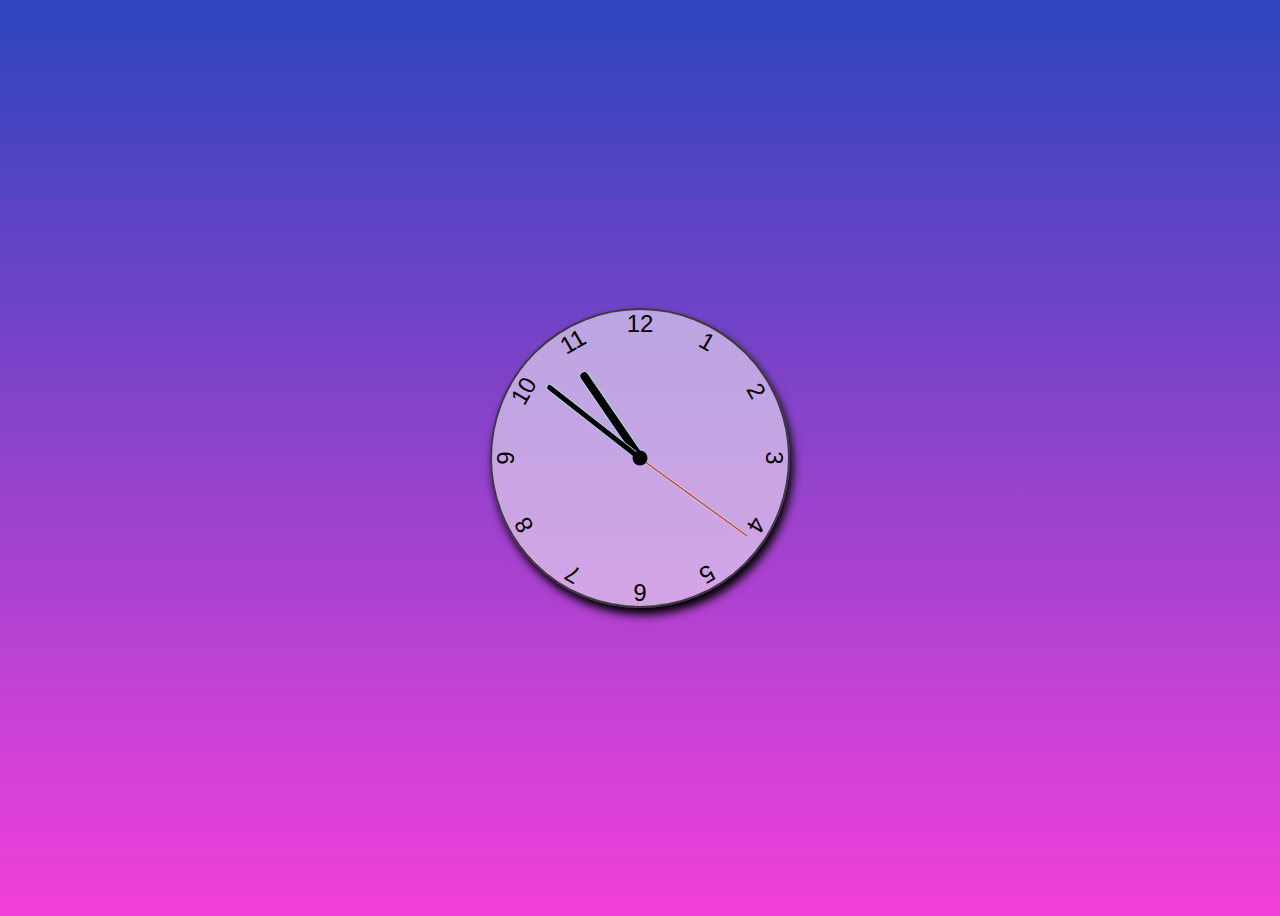
<file: clock/index.html>
<!DOCTYPE html>
<html lang="en">
<head>
    <meta charset="UTF-8">
    <meta name="viewport" content="width=device-width, initial-scale=1.0">
    <title>clock</title>
    <link rel="stylesheet" href="./style.css">
    
</head>
<body>
    <div class="clock" >
        <div class="hand hour" data-hour-hand></div>
        <div class="hand minute" data-minute-hand></div>
        <div class="hand second" data-second-hand></div>
        <div class="number number1">1</div>
        <div class="number number2">2</div>
        <div class="number number3">3</div>
        <div class="number number4">4</div>
        <div class="number number5">5</div>
        <div class="number number6">6</div>
        <div class="number number7">7</div>
        <div class="number number8">8</div>
        <div class="number number9">9</div>
        <div class="number number10">10</div>
        <div class="number number11">11</div>
        <div class="number number12">12</div>
    </div>
    <script src="./script.js"></script>
</body>
</html>
</file>
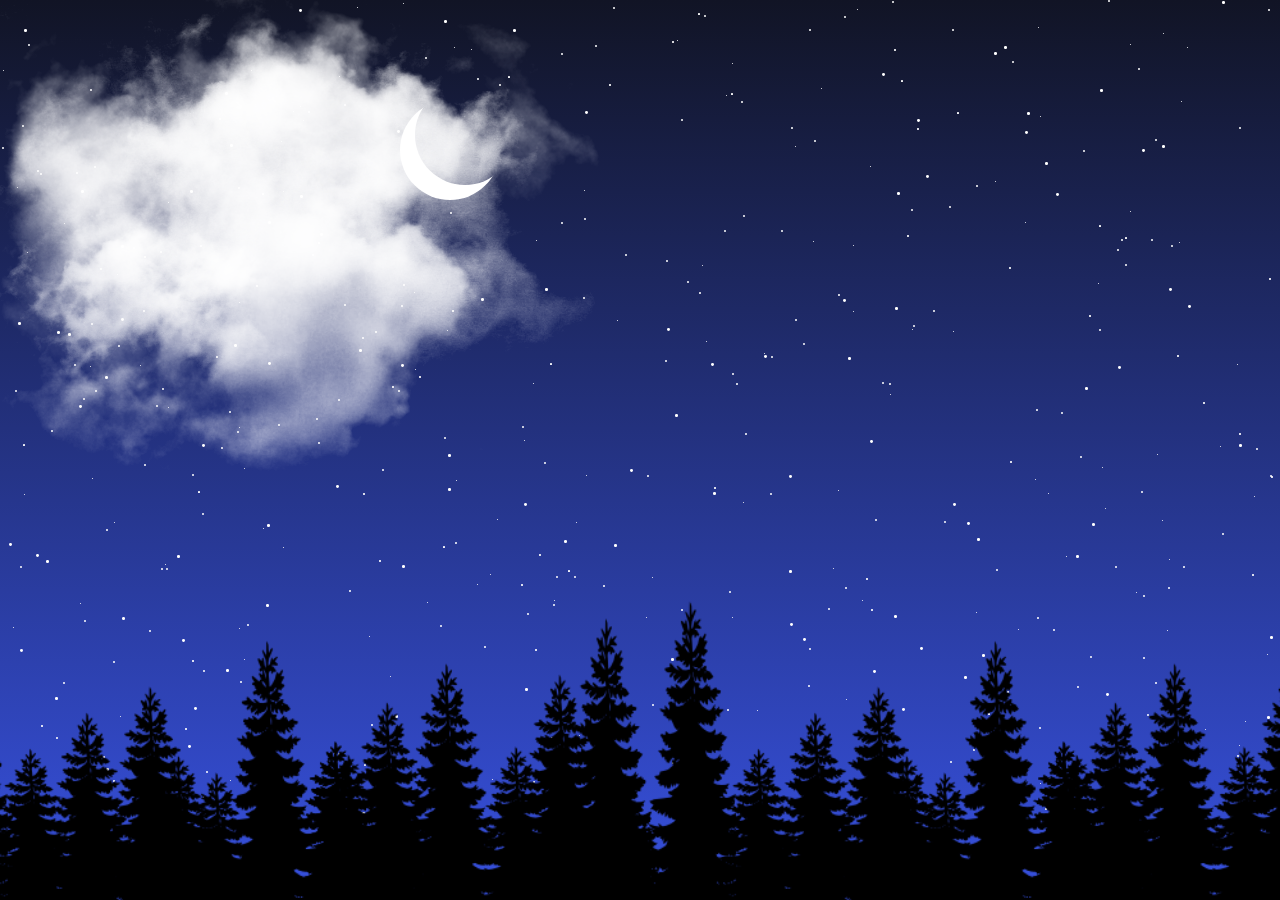
<file: forest-animation/index.html>
<!DOCTYPE html>
<html lang="en">
<head>
    <meta charset="UTF-8">
    <meta name="viewport" content="width=device-width, initial-scale=1.0">
    <title>Document</title>
    <link rel="stylesheet" href="style.css">
</head>
<body>
    <div class="scene">
        <div class="moon"></div>
        <img src="./images/forest.png" alt="forest" class="forest">
        <img src="./images/cloud1.png" alt="cloud1" class="cloud1">
        <img src="./images/cloud2.png" alt="cloud2" class="cloud2">
        <img src="./images/cloud3.png" alt="cloud3" class="cloud3">
        <img src="./images/cloud1.png" alt="cloud1" class="cloud4">
        <img src="./images/cloud2.png" alt="cloud2" class="cloud5">
        <img src="./images/cloud3.png" alt="cloud3" class="cloud6">
    </div>
    <script type="text/javascript">
        function stars(){
            let count = 500;
            let scene = document.querySelector('.scene');
            let i = 0;
            while( i < count ){
                let star = document.createElement("i");
                let x = Math.floor(Math.random() * window.innerWidth);
                let y = Math.floor(Math.random() * window.innerHeight);
                let duration = Math.random() * 10;
                let size = Math.random() * 2;

                star.style.left = x +'px';
                star.style.top =  y +'px';
                star.style.width = 1+size+'px';
                star.style.height = 1+size+'px';

                star.style.animationDuration = 5+duration+'s';
                star.style.animationDelay = duration+'s';


                scene.appendChild(star);
                i++;
            }
        }
        stars();
</script>
</body>
</html>
</file>
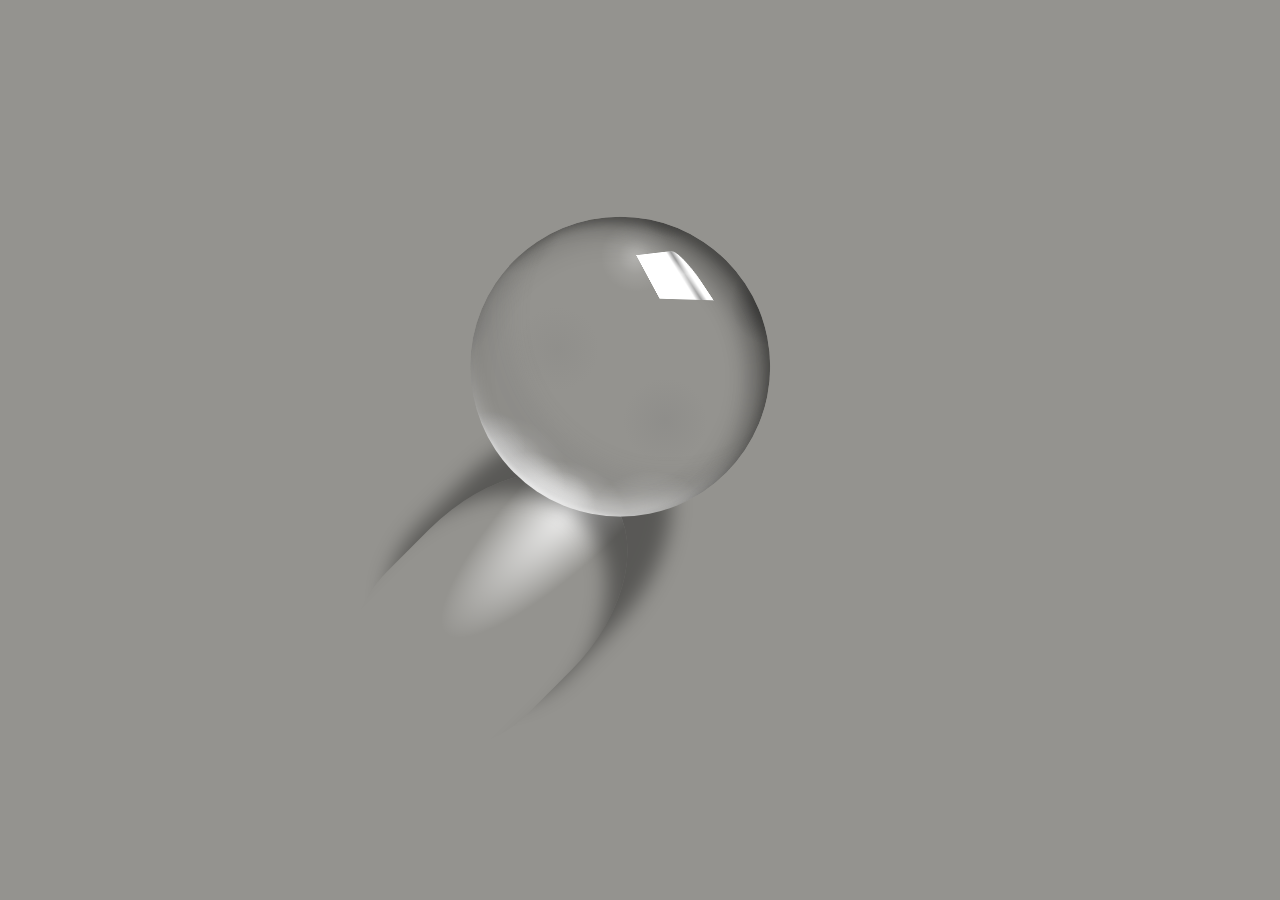
<file: Glass ball/index.html>
<!DOCTYPE html>
<html lang="en">
<head>
    <meta charset="UTF-8">
    <meta name="viewport" content="width=device-width, initial-scale=1.0">
    <title>Glass</title>
    <link rel="stylesheet" href="style.css">
</head>
<body>
    <div></div>
</body>
</html>
</file>
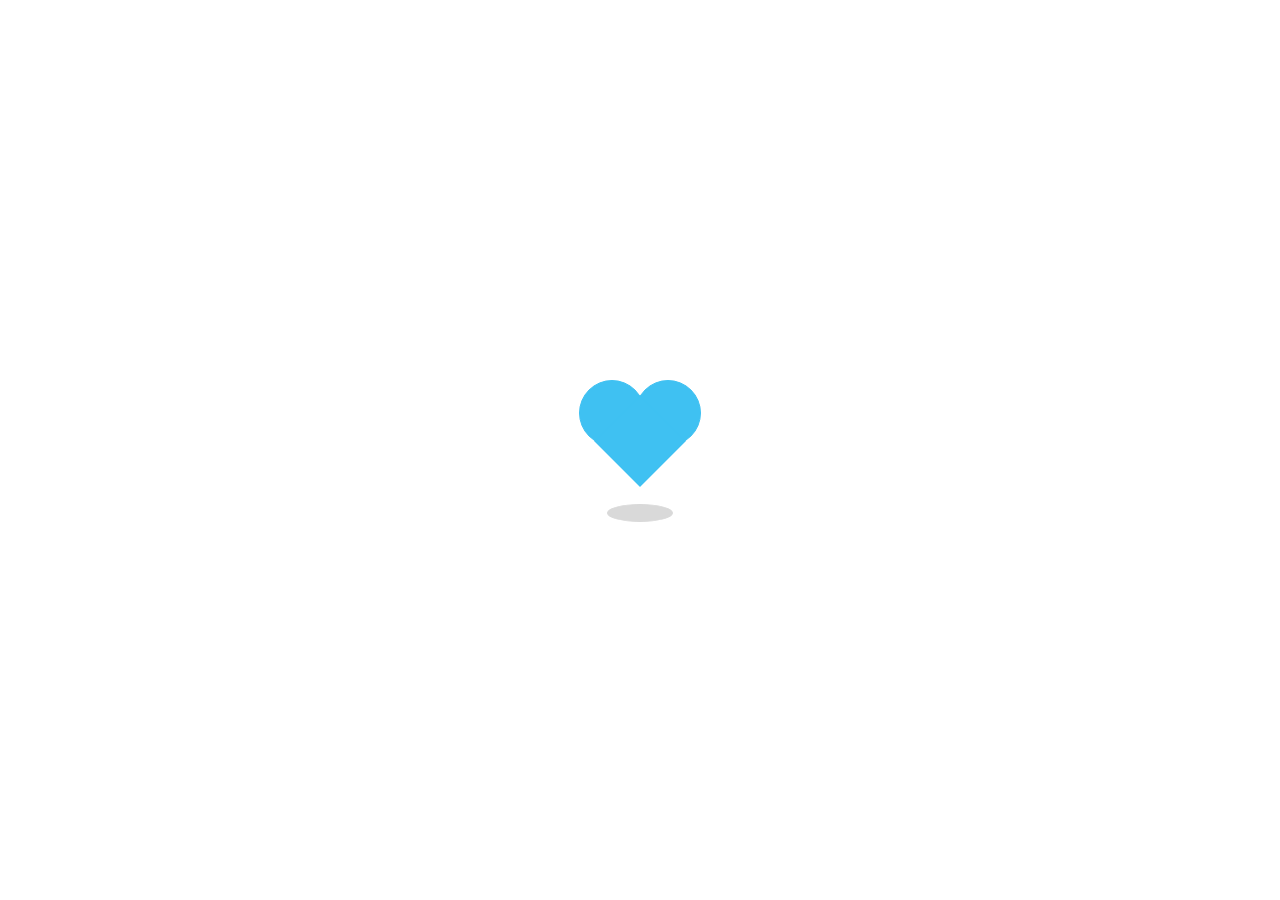
<file: heart-loading/index.html>
<!DOCTYPE html>
<html lang="en">
<head>
    <meta charset="UTF-8">
    <meta name="viewport" content="width=device-width, initial-scale=1.0">
    <title>heart-Loading...</title>
    <link rel="stylesheet" href="style.css">
</head>
<body>
    <div class="container">
        <div class="preloader">
            <span></span>
            <span></span>
            <span></span>
        </div>
        <div class="shadow"></div>
    </div>
</body>
</html>
</file>
<file: clock/style.css>
*, *::after,*::before{
    box-sizing: border-box;
    font-family: Gotham Rounded, sans-serif;
}

body{
    background: linear-gradient(to top, rgb(243, 64, 219), rgb(45, 69, 189));
    display: flex;
    justify-content: center;
    align-items: center;
    min-height: 100vh;
    overflow: hidden;
}

.clock{
    width: 300px;
    height: 300px;
    background-color: rgba(237, 231, 243, 0.6);
    border-radius: 50%;
    border: 2px solid rgb(59, 59, 59);
    position: relative;
    box-shadow: 3px 7px 10px;
}

.clock .number{
    --rotation: 0;
    position: absolute;
    width: 100%;
    height: 100%;
    text-align: center;
    transform: rotate(var(--rotation));
    font-size: 1.5rem;
}

.clock .number1{--rotation:30deg}
.clock .number2{--rotation:60deg}
.clock .number3{--rotation:90deg}
.clock .number4{--rotation:120deg}
.clock .number5{--rotation:150deg}
.clock .number6{--rotation:180deg}
.clock .number7{--rotation:210deg}
.clock .number8{--rotation:240deg}
.clock .number9{--rotation:270deg}
.clock .number10{--rotation:300deg}
.clock .number11{--rotation:330deg}


.clock .hand{
    --rotation: 0;
    position: absolute;
    bottom: 50%;
    left: 50%;
    background-color: black;
    transform-origin: bottom;
    border-top-left-radius: 10px;
    border-top-right-radius: 10px;
    z-index: 10;
    transform: translateX(-50%) rotate(calc(var(--rotation) * 1deg));
    border: 1px solid lightblue;

}

.clock::after{
    content: '';
    position: absolute;
    background-color:black;
    z-index: 11;
    width: 15px;
    height: 15px;
    top: 50%;
    left: 50%;
    transform: translate(-50%,-50%);
    border-radius: 50%;
}

.clock .hand.second{
    width: 3px;
    height: 45%;
    background-color: red;
}

.clock .hand.minute{
    width: 7px;
    height: 40%;
    background-color:black;
}

.clock .hand.hour{
    width: 10px;
    height: 35%;
    background-color: black;
}
</file>
<file: forest-animation/style.css>
*{
    margin: 0;
    padding: 0;
    box-sizing: border-box;
}

.scene{
    position: relative;
    width: 100%;
    height: 100vh;
    background: linear-gradient(#111425,#3751e0);
    background-attachment: fixed;
    overflow: hidden;
}

.moon{
    position: relative;
    top: 100px;
    left: 400px;
    width: 100px;
    height: 100px;
    background: #fff;
    border-radius: 50%;
    z-index: 1000;
}

.moon::after{
    content: '';
    position: absolute;
    top: -15px;
    left: 15px;
    width: 100%;
    height: 100%;
    border-radius: 50%;
    background: linear-gradient(#111425,#3751e0);
    background-attachment: fixed;
}

.forest{
    position: absolute;
    bottom: 0;
    left: 0;
    width: 100%;
    z-index: 1000;
    transform: scale(1.2);
}

.scene i{
    position: absolute;
    background: #fff;
    border-radius: 50%;
    animation: anime linear infinite;
}

@keyframes anime{
    0%{
        opacity: 0;
        transform: translateY(0);
    }
    10%,90%{
        opacity: 1;
    }
    100%{
        opacity: 0;
        transform: translateY(-100px);
    }
}

.cloud1{
    position: absolute;
    top: 0;
    left: 0;
    max-width: 600px;
    z-index: 100000;
    animation: animeCloud 50s linear infinite;
}

.cloud2{
    position: absolute;
    top: 0;
    left: 0;
    max-width: 500px;
    z-index: 100000;
    animation: animeCloud 35s linear infinite;
}
.cloud3{
    position: absolute;
    top: 0;
    left: 0;
    max-width: 600px;
    z-index: 100000;
    animation: animeCloud 80s linear infinite;
}

.cloud4{
    position: absolute;
    top: 200px;
    left: 0;
    max-width: 300px;
    z-index: 100000;
    animation: animeCloud 70s linear infinite;
    animation-delay: -20s;
}

.cloud5{
    position: absolute;
    top: 150px;
    left: 0;
    max-width: 500px;
    z-index: 100000;
    animation: animeCloud 70s linear infinite;
    animation-delay: -5s;
}
.cloud6{
    position: absolute;
    top: 75px;
    left: 0;
    max-width: 400px;
    z-index: 100000;
    animation: animeCloud 30s linear infinite;
    animation-delay: -10s;
}
@keyframes animeCloud{
    0%{
        transform: translateX(-100%) scale(1);
    }
    100%{
        transform: translateX(400%) scale(1.5);
    }

}
</file>
<file: Glass ball/style.css>
html, body {
  margin: 0;
  height: 100%;
  background-color: rgb(148,147,143);
}

div {
  top: 50%;
  left: 50%;
  width: 200px;
  height: 300px;
  border-radius: 50% 50% 30% 30%;
  /* border: 1px solid black; */
  position: absolute;
  transform: translate(-120%, 0%) rotateZ(45deg);
  background-image: 
    radial-gradient(
      ellipse at top center,
      rgba(255,255,255,1),
      transparent 50%
    );
  background-size: 150px 300px;
  background-position: 10px 0px;
  background-repeat: no-repeat;
  box-shadow:
    -5px -60px 20px 5px rgba(0,0,0,0.4),
    inset 0px 50px 20px -15px rgba(0,0,0,0.4);
}

div::before {
  content: '';
  top: -250px;
  left: -130px;
  width: 300px;
  height: 300px;
  border-radius: 50%;
  /* border: 1px solid black; */
  position: absolute;
  transform: rotate(-45deg);
  background-color: rgb(148,147,143);
  background-image:
    radial-gradient(
      circle,
      rgba(255,255,255,0.3),
      rgba(255,255,255,0.1) 25%,
      transparent 50%
    ),
    radial-gradient(
      ellipse,
      rgba(210, 210, 210, 0.7),
      transparent 50%
    ),
    radial-gradient(
      ellipse,
      rgba(210, 210, 210, 0.7),
      transparent 50%
    ),
    radial-gradient(
      ellipse,
      rgba(255,255,255,0.7),
      transparent 50%
    ),
    radial-gradient(
      ellipse,
      rgba(255,255,255,0.7),
      transparent 50%
    ),
    radial-gradient(
      ellipse,
      rgba(255,255,255,0.4),
      transparent 50%
    ),
    radial-gradient(
      ellipse,
      rgba(255,255,255,0.5),
      transparent 50%
    ),
    radial-gradient(
      ellipse,
      rgba(255,255,255,0.7),
      transparent 50%
    ),
    radial-gradient(
      ellipse,
      rgba(255,255,255,0.5),
      transparent 50%
    ),
    radial-gradient(
      ellipse,
      rgba(0,0,0,0.1),
      transparent 60%
    ),
    radial-gradient(
      ellipse,
      rgba(0,0,0,0.2),
      transparent 60%
    ),
    radial-gradient(
      ellipse,
      rgba(57, 57, 57, 0.5),
      transparent 50%
    ),
    radial-gradient(
      ellipse,
      rgba(57, 57, 57, 0.5),
      transparent 50%
    ),
    radial-gradient(
      ellipse,
      rgba(109, 109, 109, 0.1),
      transparent 50%
    ),
    radial-gradient(
      ellipse,
      rgba(121, 121, 121, 0.2),
      transparent 50%
    );
  background-size:
    /* shine */
    100px 100px,
    /* light */
    100px 100px,
    100px 100px,
    100px 100px,
    100px 100px,
    200px 200px,
    200px 200px,
    200px 200px,
    200px 200px,
    /* dark */
    100px 100px,
    120px 120px,
    120px 120px,
    120px 120px,
    120px 120px,
    120px 120px;
  background-position: 
    /* shine */
    58% -5%,
    /* light small */
    -15% 90%,
    -5% 100%,
    5% 110%,
    20% 120%,
    /* light big */
    -70% 170%,
    -35% 210%,
    -10% 215%,
    80% 225%,
    /* dark */
    -35% 25%,
    -10% -30%,
    135% 15%,
    80% -45%,
    15% 40%,
    75% 80%;
  background-repeat: no-repeat;
  box-shadow: 
    inset -5px 5px 8px 0px rgba(0,0,0,0.15),
    inset -30px 15px 20px -10px rgba(0,0,0,0.2),
    inset -10px 10px 30px 5px rgba(0,0,0,0.2),
    inset -10px 10px 10px -5px rgba(0,0,0,0.1),
    inset 12px -20px 5px -21px rgba(255,255,255,0.8),
    inset 10px -30px 20px -20px rgba(255,255,255,0.5),
    inset 50px -50px 20px -10px rgba(108, 108, 108, 0.15);
}

div::after {
  content: '';
  top: -240px;
  left: -40px;
  width: 60px;
  height: 80px;
  border-radius: 40px 0 0 0 / 15px 0 0 0;
  position: absolute;
  /* border: 1px solid black; */
  transform: perspective(100px) scaleY(0.5) rotateX(-5deg) rotateY(-15deg) rotateZ(25deg);
  background-color: white;
  background-image: 
    linear-gradient(
      to right,
      transparent 20%,
      rgba(255,255,255,0.5) 50%,
      transparent 100%
    ),
    linear-gradient(
      to top,
      transparent 70%,
      rgba(0,0,0,0.4) 80%,
      rgba(0,0,0,0.4) 80%,
      transparent 90%
    );
  filter: blur(.5px);
}


@media only screen and (max-width: 800px) {
  div {
    transform: scale(0.5) translate(-140%, 0%) rotateZ(45deg);
  }
}
</file>
<file: heart-loading/style.css>
.container{
    position: absolute;
    top: 50%;
    left: 50%;
    transform: translate(-50%,-50%);
}
.preloader{
    animation: rotate 2.3s cubic-bezier(0.075, 0.82, 0.165, 1) infinite;
}
@keyframes rotate{
    50%{
        transform: rotate(360deg);
    }
    100%{
        transform: rotate(720deg);
    }
}

.preloader span{
    height: 64px;
    width: 64px;
    display: block;
    position: absolute;
    background: #3fc1f2;
    border: 1px solid #3fc1f2;
    border-radius: 100%;
}

.preloader span:nth-child(1){
    transform: translate(-28px, -28px);
    animation: shape_1 2.3s cubic-bezier(0.075, 0.82, 0.165, 1) infinite;
}
@keyframes shape_1{
    60%{
        transform: scale(0.4);
    }
}

.preloader span:nth-child(2){
    transform: translate(28px, -28px);
    animation: shape_2 2.3s cubic-bezier(0.075, 0.82, 0.165, 1) infinite;
}
@keyframes shape_2{
    70%{
        transform: scale(0.4);
    }
}

.preloader span:nth-child(3){
    position: relative;
    /*background: red;
    border-color: red;*/
    border-radius: 0;
    transform: scale(0.98) rotate(-45deg);
    animation: shape_3 2.3s cubic-bezier(0.075, 0.82, 0.165, 1) infinite;
}
@keyframes shape_3{
    50%{
        border-radius: 100%;
        transform: scale(0.5) rotate(-45deg);
    }
    100%{
        
        transform: scale(0.98) rotate(-45deg);
    }
}

.container .shadow{
    position: relative;
    display: block;
    height: 16px;
    width: 64px;
    background: #d9d9d9;
    border: 1px solid #d9d9d9;
    border-radius: 100%;
    top: 30px;
    animation: shadow 2.3s cubic-bezier(0.075, 0.82, 0.165, 1) infinite;
}

@keyframes shadow{
    50%{
        border-color: #f2f2f2;
        transform: scale(0.5);
    }
    
}
</file>
